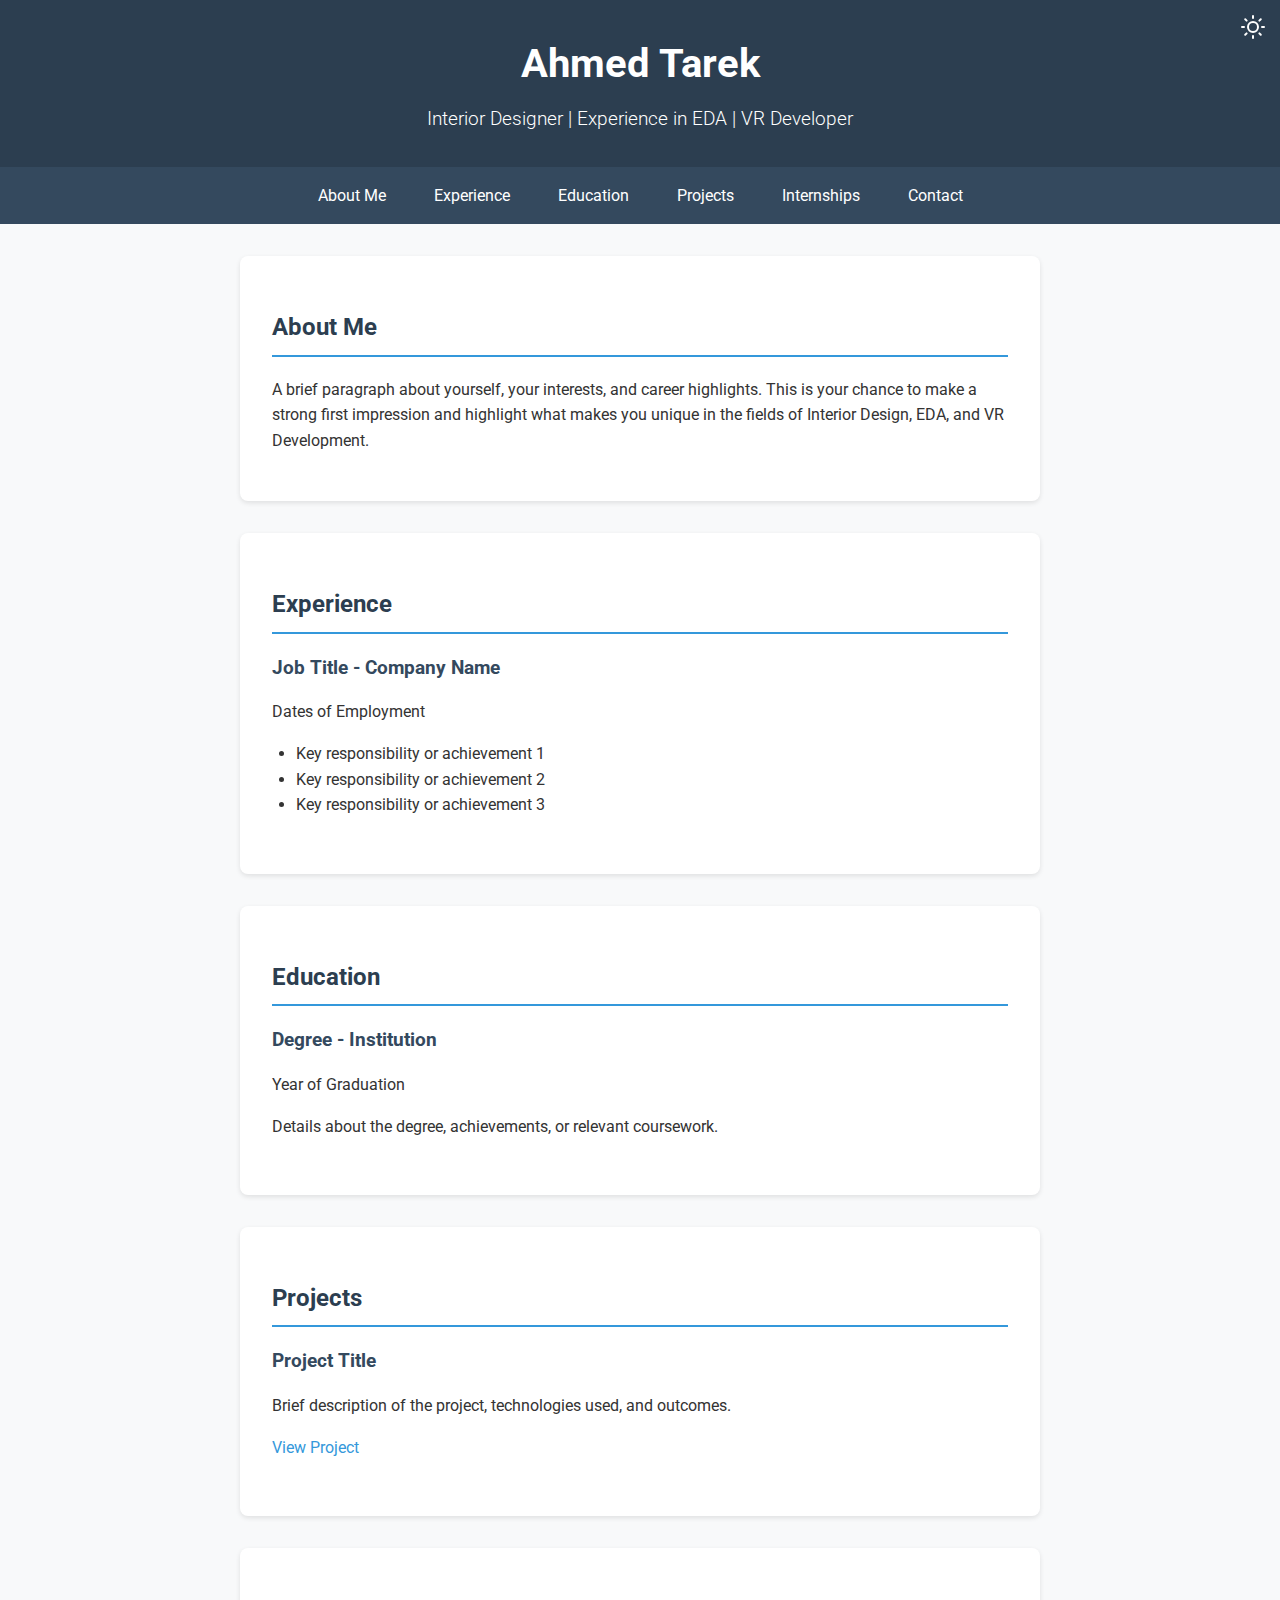
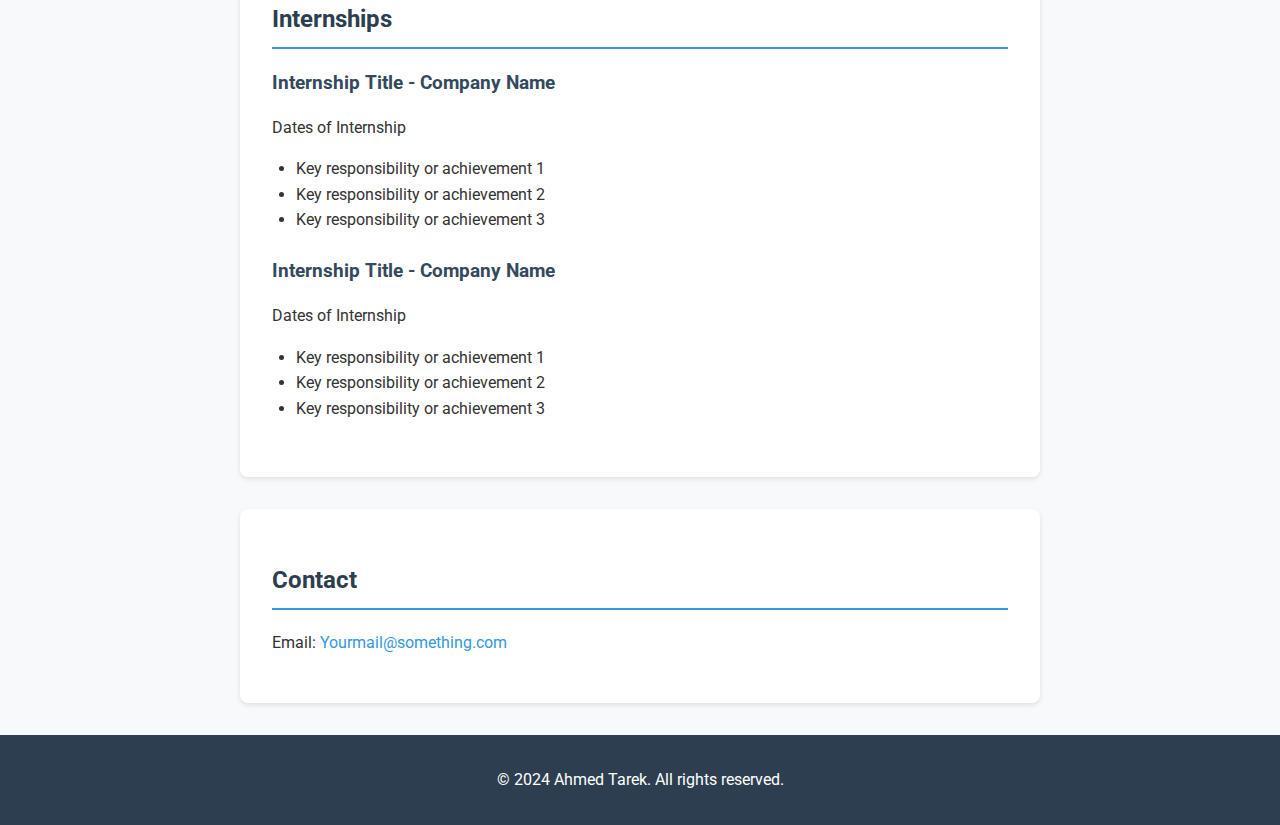
<file: index.html>
<!-- index.html -->
<!DOCTYPE html>
<html lang="en">
<head>
    <meta charset="UTF-8">
    <meta name="viewport" content="width=device-width, initial-scale=1.0">
    <title>Ahmed Tarek - resume</title>
    <!-- Link to external CSS file -->
    <link rel="stylesheet" href="styles/index_styles.css">
    <!-- Link to Google Fonts -->
    <link href="https://fonts.googleapis.com/css2?family=Roboto:wght@300;400;700&display=swap" rel="stylesheet">
</head>
<body>
    <!-- Header section with name and title -->
    <header>
        <h1>Ahmed Tarek</h1>
        <p>Interior Designer | Experience in EDA | VR Developer</p>
        <button id="darkModeToggle" class="dark-mode-toggle" aria-label="Toggle dark mode">
            <svg class="sun-icon" xmlns="http://www.w3.org/2000/svg" width="24" height="24" viewBox="0 0 24 24" fill="none" stroke="currentColor" stroke-width="2" stroke-linecap="round" stroke-linejoin="round">
                <circle cx="12" cy="12" r="5"></circle>
                <line x1="12" y1="1" x2="12" y2="3"></line>
                <line x1="12" y1="21" x2="12" y2="23"></line>
                <line x1="4.22" y1="4.22" x2="5.64" y2="5.64"></line>
                <line x1="18.36" y1="18.36" x2="19.78" y2="19.78"></line>
                <line x1="1" y1="12" x2="3" y2="12"></line>
                <line x1="21" y1="12" x2="23" y2="12"></line>
                <line x1="4.22" y1="19.78" x2="5.64" y2="18.36"></line>
                <line x1="18.36" y1="5.64" x2="19.78" y2="4.22"></line>
            </svg>
            <svg class="moon-icon" xmlns="http://www.w3.org/2000/svg" width="24" height="24" viewBox="0 0 24 24" fill="none" stroke="currentColor" stroke-width="2" stroke-linecap="round" stroke-linejoin="round">
                <path d="M21 12.79A9 9 0 1 1 11.21 3 7 7 0 0 0 21 12.79z"></path>
            </svg>
        </button>
    </header>

    <!-- Navigation menu -->
    <nav>
        <ul>
            <li><a href="#about">About Me</a></li>
            <li><a href="#experience">Experience</a></li>
            <li><a href="#education">Education</a></li>
            <li><a href="#projects">Projects</a></li>
            <li><a href="#internships">Internships</a></li>
            <li><a href="#contact">Contact</a></li>
        </ul>
    </nav>

    <!-- Main content area -->
    <main>
        <!-- About Me section -->
        <section id="about">
            <h2>About Me</h2>
            <p>A brief paragraph about yourself, your interests, and career highlights. 
                This is your chance to make a strong first impression and highlight what 
                makes you unique in the fields of Interior Design, EDA, and VR Development.</p>
        </section>

        <!-- Experience section -->
        <section id="experience">
            <h2>Experience</h2>
            <div class="job">
                <h3>Job Title - Company Name</h3>
                <p>Dates of Employment</p>
                <ul>
                    <li>Key responsibility or achievement 1</li>
                    <li>Key responsibility or achievement 2</li>
                    <li>Key responsibility or achievement 3</li>
                </ul>
            </div>
            <!-- Add more job experiences as needed -->
        </section>

        <!-- Education section -->
        <section id="education">
            <h2>Education</h2>
            <div class="education-item">
                <h3>Degree - Institution</h3>
                <p>Year of Graduation</p>
                <p>Details about the degree, achievements, or relevant coursework.</p>
            </div>
            <!-- Add more education entries as needed -->
        </section>

        <!-- Projects section -->
        <section id="projects">
            <h2>Projects</h2>
            <div class="project">
                <h3>Project Title</h3>
                <p>Brief description of the project, technologies used, and outcomes.</p>
                <a href="https://github.com/yourprojectlink" target="_blank">View Project</a>
            </div>
            <!-- Add more projects as needed -->
        </section>

        <!-- Internships section -->
        <section id="internships">
            <h2>Internships</h2>
            <div class="internship">
                <h3>Internship Title - Company Name</h3>
                <p>Dates of Internship</p>
                <ul>
                    <li>Key responsibility or achievement 1</li>
                    <li>Key responsibility or achievement 2</li>
                    <li>Key responsibility or achievement 3</li>
                </ul>
            </div>
            <div class="internship">
                <h3>Internship Title - Company Name</h3>
                <p>Dates of Internship</p>
                <ul>
                    <li>Key responsibility or achievement 1</li>
                    <li>Key responsibility or achievement 2</li>
                    <li>Key responsibility or achievement 3</li>
                </ul>
            </div>
            <!-- Add more internships as needed -->
        </section>

        <!-- Contact section -->
        <section id="contact">
            <h2>Contact</h2>
            <p>Email: <a href="mailto:your.email@example.com">Yourmail@something.com</a></p>
        </section>
    </main>

    <!-- Footer section -->
    <footer>
        <p>© 2024 Ahmed Tarek. All rights reserved.</p>
    </footer>

    <!-- Link to external JavaScript file -->
    <script src="scripts/index_script.js"></script>
</body>
</html>
</file>
<file: styles/index_styles.css>
/* styles.css */

/* Apply styles to the entire document */
body {
    font-family: 'Roboto', Arial, sans-serif; /* Use Roboto font, fallback to Arial or any sans-serif */
    margin: 0;
    padding: 0;
    background-color: #f8f9fa; /* Light gray background */
    color: #333; /* Dark gray text color */
    line-height: 1.6; /* Improved readability */
}

/* Header styles */
header {
    background-color: #2c3e50; /* Dark blue background */
    color: white;
    text-align: center;
    padding: 2rem 0;
}

header h1 {
    margin: 0;
    font-size: 2.5rem; /* Large font size for name */
}

header p {
    margin: 0.5rem 0 0;
    font-size: 1.2rem;
    font-weight: 300; /* Lighter font weight for subtitle */
}

/* Navigation styles */
nav {
    background-color: #34495e; /* Slightly lighter blue for nav */
    position: sticky; /* Stick to top when scrolling */
    top: 0;
    z-index: 1000; /* Ensure nav stays on top of other elements */
}

nav ul {
    list-style: none;
    padding: 0;
    margin: 0;
    display: flex;
    justify-content: center;
}

nav ul li {
    margin: 0;
}

nav ul li a {
    color: white;
    text-decoration: none;
    padding: 1rem 1.5rem;
    display: block;
    transition: background-color 0.3s; /* Smooth transition for hover effect */
}

nav ul li a:hover {
    background-color: #2c3e50; /* Darker blue on hover */
}

/* Main content area styles */
main {
    max-width: 800px;
    margin: 2rem auto;
    padding: 0 1rem;
}

/* Section styles */
section {
    background-color: white;
    border-radius: 8px;
    box-shadow: 0 2px 5px rgba(0,0,0,0.1); /* Subtle shadow for depth */
    padding: 2rem;
    margin-bottom: 2rem;
}

h2 {
    color: #2c3e50; /* Dark blue for section headings */
    border-bottom: 2px solid #3498db; /* Light blue underline */
    padding-bottom: 0.5rem;
}

/* Styles for job, education, project, and internship entries */
.job, .education-item, .project, .internship {
    margin-bottom: 1.5rem;
}

.job h3, .education-item h3, .project h3, .internship h3 {
    color: #34495e;
    margin-bottom: 0.5rem;
}

/* List styles */
ul {
    padding-left: 1.5rem;
}

/* Link styles */
a {
    color: #3498db; /* Light blue for links */
    text-decoration: none;
}

a:hover {
    text-decoration: underline;
}

/* Footer styles */
footer {
    text-align: center;
    background-color: #2c3e50; /* Dark blue background */
    color: white;
    padding: 1rem;
}



/* Dark mode styles */
body.dark-mode {
    background-color: #1a1a1a;
    color: #f0f0f0;
}

body.dark-mode header,
body.dark-mode footer {
    background-color: #2c3e50;
}

body.dark-mode nav {
    background-color: #34495e;
}

body.dark-mode section {
    background-color: #2c2c2c;
    box-shadow: 0 2px 5px rgba(255,255,255,0.1);
}

body.dark-mode h2 {
    color: #1a9bf1;
    border-bottom-color: #3498db;
}


body.dark-mode h3 {
    color: #4c94db;
}

body.dark-mode a {
    color: #5dade2;
}

.dark-mode-toggle {
    position: absolute;
    top: 10px;
    right: 10px;
    background: none;
    border: none;
    color: white;
    cursor: pointer;
    padding: 5px;
    border-radius: 50%;
    transition: background-color 0.3s;
}

.dark-mode-toggle:hover {
    background-color: rgba(255, 255, 255, 0.1);
}

.dark-mode-toggle svg {
    width: 24px;
    height: 24px;
    transition: opacity 0.3s, transform 0.3s;
}

.dark-mode-toggle .sun-icon {
    opacity: 1;
    transform: scale(1);
}

.dark-mode-toggle .moon-icon {
    opacity: 0;
    transform: scale(0.5);
    position: absolute;
    top: 5px;
    left: 5px;
}

body.dark-mode .dark-mode-toggle .sun-icon {
    opacity: 0;
    transform: scale(0.5);
}

body.dark-mode .dark-mode-toggle .moon-icon {
    opacity: 1;
    transform: scale(1);
}

/* Hide nav bar for small screens */
@media (max-width: 600px) {
    nav {
        display: none;
    }
}
</file>
